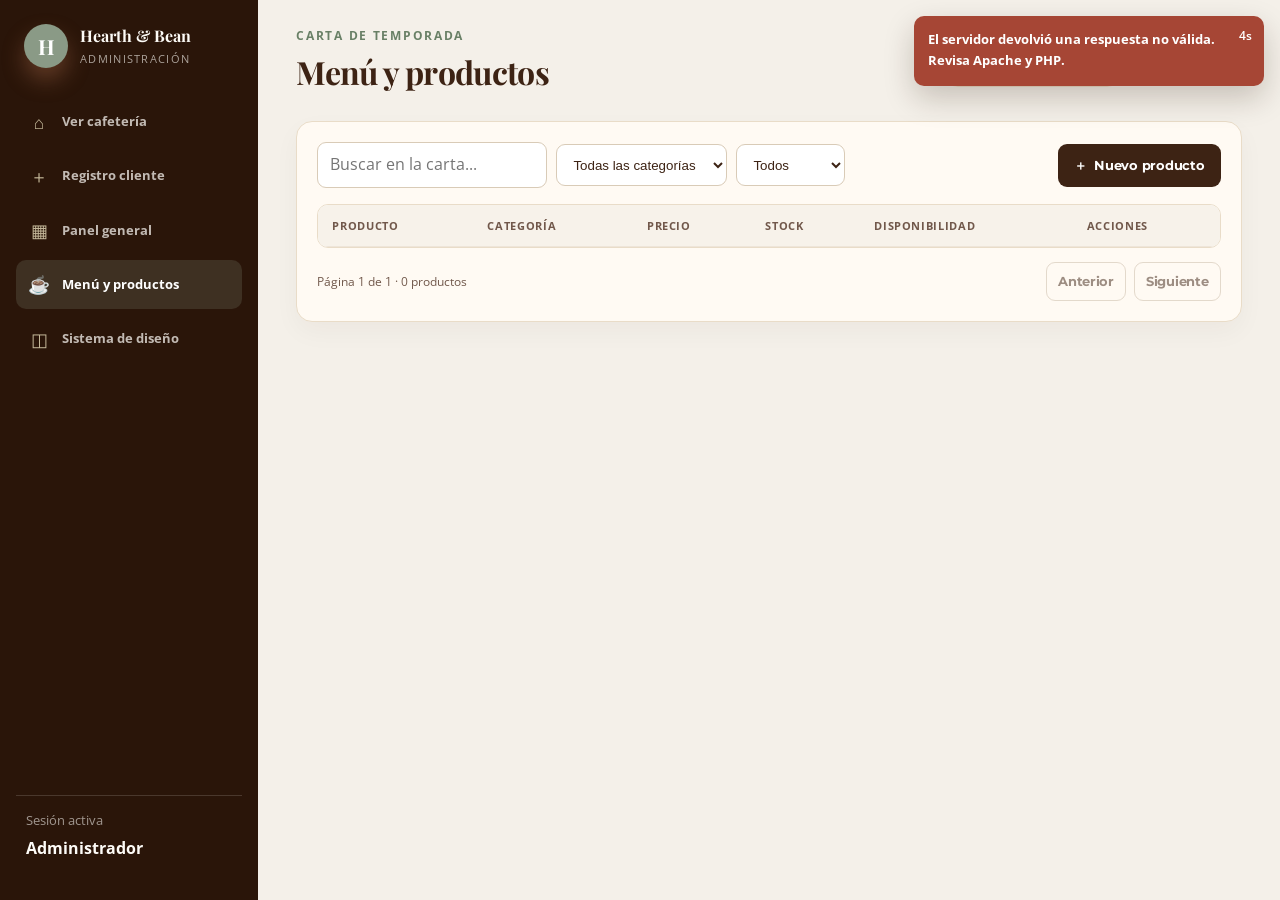
<file: public/crud.html>
<!doctype html>
<html lang="es">
	<head>
		<meta charset="UTF-8" />
		<meta name="viewport" content="width=device-width, initial-scale=1.0" />
		<title>Menú y productos | Hearth &amp; Bean</title>
		<link rel="preconnect" href="https://fonts.googleapis.com" />
		<link rel="preconnect" href="https://fonts.gstatic.com" crossorigin />
		<link
			href="https://fonts.googleapis.com/css2?family=Playfair+Display:wght@500;600;700&family=Plus+Jakarta+Sans:wght@400;500;600;700&family=Montserrat:wght@600;700;800&family=Open+Sans:wght@400;600;700&display=swap"
			rel="stylesheet"
		/>
		<link rel="stylesheet" href="assets/css/styles.css" />
	</head>
	<body data-page="crud" class="admin-page">
		<div class="app-shell">
			<aside class="sidebar" id="sideMenu">
				<a class="sidebar-brand" href="index.html"
					><span class="brand-mark">H</span
					><span><strong>Hearth &amp; Bean</strong><small>Administración</small></span></a
				>
				<nav class="nav-menu" aria-label="Menú principal">
					<a class="nav-item" href="index.html"
						><span aria-hidden="true">⌂</span><strong>Ver cafetería</strong></a
					>
					<a class="nav-item" href="registro.html"
						><span aria-hidden="true">＋</span><strong>Registro cliente</strong></a
					>
					<a class="nav-item" href="dashboard.html"
						><span aria-hidden="true">▦</span><strong>Panel general</strong></a
					>
					<a class="nav-item active" href="crud.html"
						><span aria-hidden="true">☕</span><strong>Menú y productos</strong></a
					>
					<a class="nav-item" href="sistema_diseno.html"
						><span aria-hidden="true">◫</span><strong>Sistema de diseño</strong></a
					>
				</nav>
				<div class="sidebar-footer">
					<small>Sesión activa</small><strong id="sidebarUserName">Administrador</strong>
				</div>
			</aside>

			<main class="main-panel">
				<header class="topbar">
					<button
						class="menu-toggle"
						id="menuToggle"
						type="button"
						aria-label="Abrir menú"
						aria-controls="sideMenu"
						aria-expanded="false"
					>
						☰
					</button>
					<div>
						<p class="eyebrow">Carta de temporada</p>
						<h1>Menú y productos</h1>
					</div>
					<div class="topbar-actions">
						<div class="user-pill">
							<span class="avatar" id="profileInitials" aria-hidden="true">HB</span
							><span
								><strong id="profileName">Administrador</strong
								><small id="profileRole">Equipo de cafetería</small></span
							>
						</div>
						<button class="btn btn-outline btn-compact" id="logoutButton" type="button">
							Cerrar sesión
						</button>
					</div>
				</header>

				<section class="panel-card crud-panel" aria-label="Catálogo de productos">
					<div class="content-toolbar">
						<div class="toolbar-group">
							<label class="sr-only" for="searchInput">Buscar productos</label
							><input
								id="searchInput"
								class="search-box"
								type="search"
								placeholder="Buscar en la carta..."
							/>
							<label class="sr-only" for="categoryFilter">Filtrar por categoría</label
							><select id="categoryFilter" class="filter-select">
								<option value="">Todas las categorías</option>
								<option value="cafe">Café de especialidad</option>
								<option value="frio">Bebidas frías</option>
								<option value="reposteria">Repostería</option>
							</select>
							<label class="sr-only" for="availabilityFilter"
								>Filtrar por disponibilidad</label
							><select id="availabilityFilter" class="filter-select">
								<option value="">Todos</option>
								<option value="Disponible">Disponible</option>
								<option value="Agotado">Agotado</option>
							</select>
						</div>
						<button id="newRecordBtn" class="btn btn-coffee" type="button">
							<span aria-hidden="true">＋</span> Nuevo producto
						</button>
					</div>
					<div class="data-table-wrap">
						<table class="data-table">
							<thead>
								<tr>
									<th>Producto</th>
									<th>Categoría</th>
									<th>Precio</th>
									<th>Stock</th>
									<th>Disponibilidad</th>
									<th>Acciones</th>
								</tr>
							</thead>
							<tbody id="tableBody"></tbody>
						</table>
					</div>
					<nav class="pagination" aria-label="Paginación de productos">
						<span id="paginationInfo" aria-live="polite"
							>Página 1 de 1 · 0 productos</span
						>
						<div class="pagination-actions">
							<button
								id="previousPage"
								class="btn btn-outline btn-compact"
								type="button"
								disabled
							>
								Anterior</button
							><button
								id="nextPage"
								class="btn btn-outline btn-compact"
								type="button"
								disabled
							>
								Siguiente
							</button>
						</div>
					</nav>
				</section>
			</main>
		</div>

		<div id="crudModal" class="modal-overlay" aria-hidden="true">
			<div class="modal-box" role="dialog" aria-modal="true" aria-labelledby="modalTitle">
				<div class="modal-header-row">
					<div>
						<p class="eyebrow">Carta Hearth &amp; Bean</p>
						<h2 id="modalTitle">Nuevo producto</h2>
					</div>
					<button class="modal-close" type="button" data-close-crud aria-label="Cerrar">
						×
					</button>
				</div>
				<form id="crudForm" novalidate>
					<div class="form-grid">
						<div class="field full">
							<label for="nameInput">Nombre del producto</label
							><input
								id="nameInput"
								type="text"
								placeholder="Latte de temporada"
								required
							/><small class="field-error" data-error-for="nameInput"></small>
						</div>
						<div class="field">
							<label for="categoryInput">Categoría</label
							><select id="categoryInput">
								<option value="cafe">Café de especialidad</option>
								<option value="frio">Bebidas frías</option>
								<option value="reposteria">Repostería</option>
							</select>
						</div>
						<div class="field">
							<label for="priceInput">Precio ($)</label
							><input
								id="priceInput"
								type="number"
								min="0.01"
								step="0.01"
								placeholder="4.50"
								required
							/><small class="field-error" data-error-for="priceInput"></small>
						</div>
						<div class="field">
							<label for="stockInput">Existencias actuales</label
							><input
								id="stockInput"
								type="number"
								min="0"
								max="2147483647"
								step="1"
								placeholder="12"
								required
							/><small class="field-error" data-error-for="stockInput"></small>
						</div>
						<div class="field">
							<label for="minimumStockInput">Avisar cuando llegue a</label
							><input
								id="minimumStockInput"
								type="number"
								min="0"
								max="2147483647"
								step="1"
								placeholder="8"
								required
							/><small class="field-error" data-error-for="minimumStockInput"></small>
						</div>
						<div class="field full">
							<label for="descriptionInput">Descripción</label
							><textarea
								id="descriptionInput"
								rows="3"
								placeholder="Notas, ingredientes y preparación"
								required
							></textarea
							><small class="field-error" data-error-for="descriptionInput"></small>
						</div>
						<div class="field full">
							<label for="imageInput">URL de imagen</label
							><input id="imageInput" type="url" placeholder="https://..." /><small
								class="field-error"
								data-error-for="imageInput"
							></small>
						</div>
					</div>
					<div class="modal-actions">
						<button class="btn btn-outline" type="button" data-close-crud>
							Cancelar</button
						><button id="submitCrud" class="btn btn-coffee" type="submit">
							Guardar producto
						</button>
					</div>
				</form>
			</div>
		</div>

		<div id="deleteModal" class="modal-overlay" aria-hidden="true">
			<div
				class="modal-box confirm-box"
				role="dialog"
				aria-modal="true"
				aria-labelledby="deleteTitle"
			>
				<div class="modal-header-row">
					<h2 id="deleteTitle">
						<span class="warning-icon" aria-hidden="true">!</span> 						Confirmar retiro de la carta
					</h2>
					<button class="modal-close" type="button" data-close-crud aria-label="Cerrar">
						×
					</button>
				</div>
				<p class="confirm-text">
					¿Está seguro de retirar <strong id="deleteProductName">este producto</strong> de la carta?
					El producto y sus ventas anteriores se conservarán en la base de datos.
				</p>
				<div class="modal-actions">
					<button class="btn btn-outline" type="button" data-close-crud>Cancelar</button
					><button id="confirmDelete" class="btn btn-danger" type="button">
						Retirar producto
					</button>
				</div>
			</div>
		</div>

		<div class="toast-stack" aria-live="polite" aria-atomic="false"></div>
		<script src="assets/js/script.js?v=20261007-php-mysql" defer></script>
	</body>
</html>
</file>
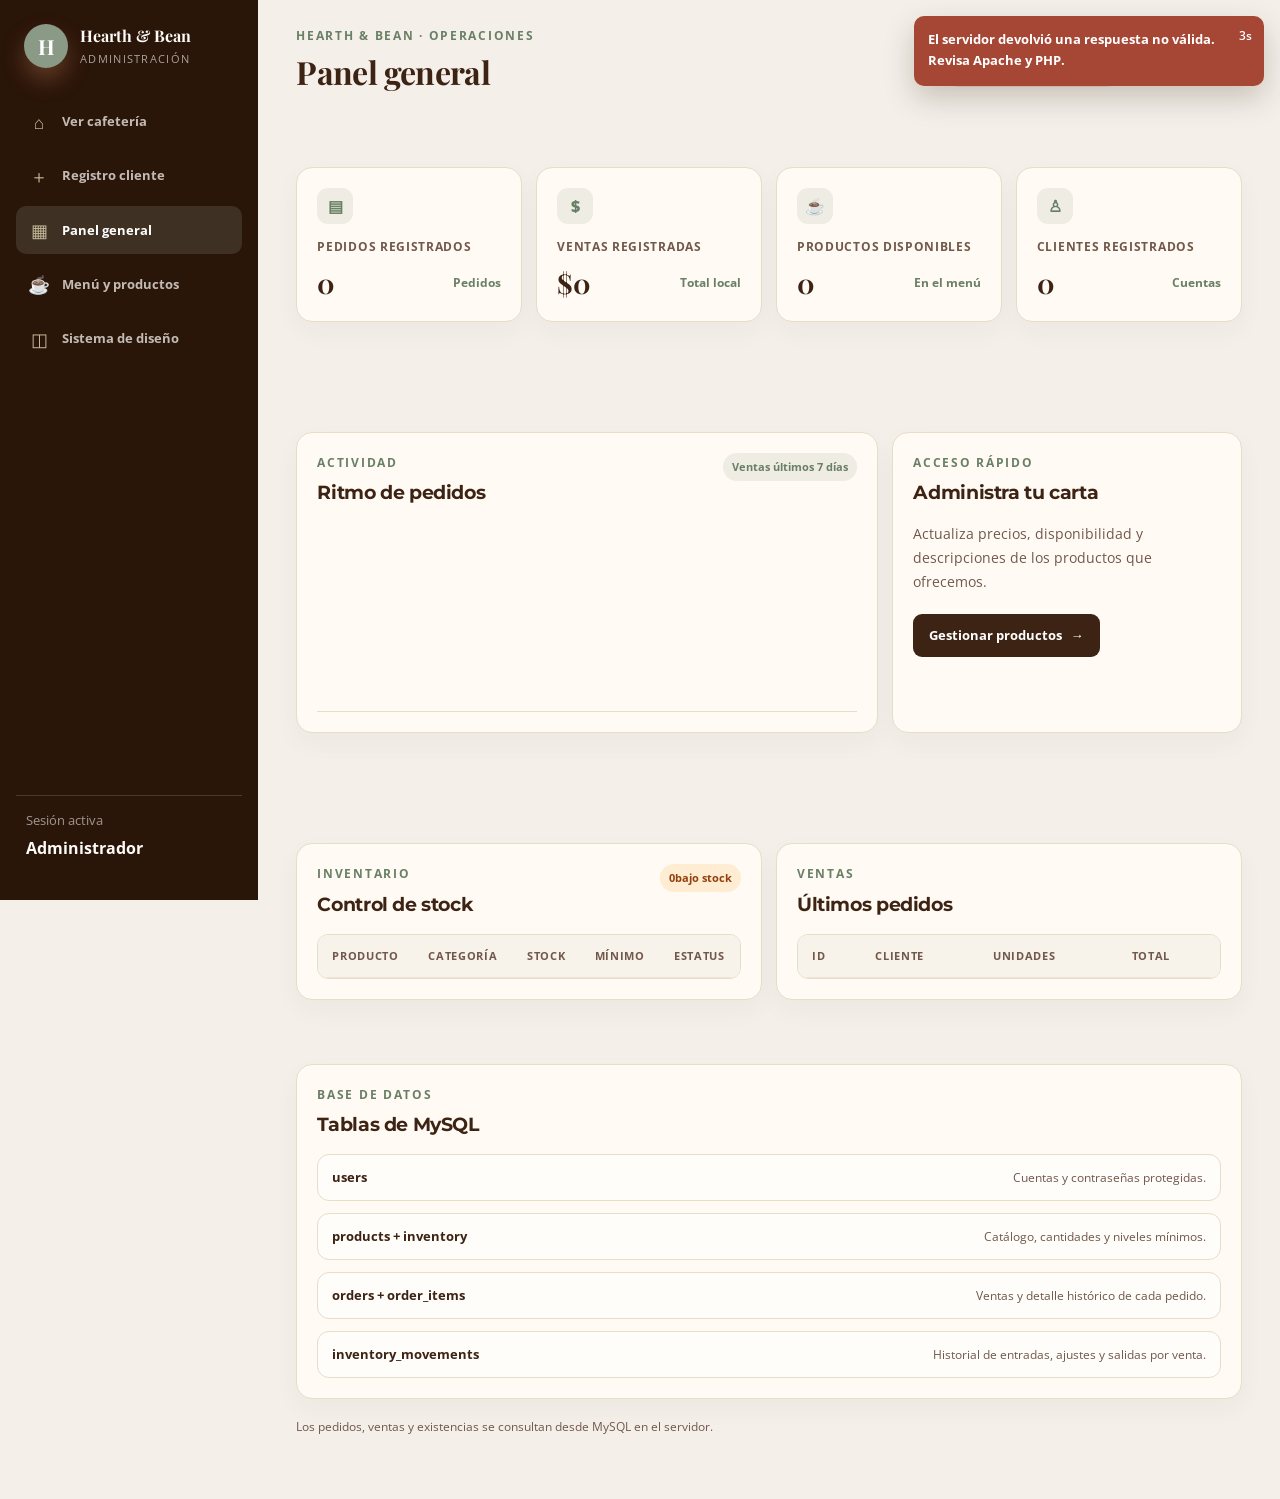
<file: public/dashboard.html>
<!doctype html>
<html lang="es">
	<head>
		<meta charset="UTF-8" />
		<meta name="viewport" content="width=device-width, initial-scale=1.0" />
		<title>Panel de gestión | Hearth &amp; Bean</title>
		<link rel="preconnect" href="https://fonts.googleapis.com" />
		<link rel="preconnect" href="https://fonts.gstatic.com" crossorigin />
		<link
			href="https://fonts.googleapis.com/css2?family=Playfair+Display:wght@500;600;700&family=Plus+Jakarta+Sans:wght@400;500;600;700&family=Montserrat:wght@600;700;800&family=Open+Sans:wght@400;600;700&display=swap"
			rel="stylesheet"
		/>
		<link rel="stylesheet" href="assets/css/styles.css" />
	</head>
	<body data-page="dashboard" class="admin-page">
		<div class="app-shell">
			<aside class="sidebar" id="sideMenu">
				<a class="sidebar-brand" href="index.html">
					<span class="brand-mark">H</span>
					<span>
						<strong>Hearth &amp; Bean</strong>
						<small>Administración</small>
					</span>
				</a>
				<nav class="nav-menu" aria-label="Menú principal">
					<a class="nav-item" href="index.html"
						><span aria-hidden="true">⌂</span><strong>Ver cafetería</strong></a
					>
					<a class="nav-item" href="registro.html"
						><span aria-hidden="true">＋</span><strong>Registro cliente</strong></a
					>
					<a class="nav-item active" href="dashboard.html"
						><span aria-hidden="true">▦</span><strong>Panel general</strong></a
					>
					<a class="nav-item" href="crud.html"
						><span aria-hidden="true">☕</span><strong>Menú y productos</strong></a
					>
					<a class="nav-item" href="sistema_diseno.html"
						><span aria-hidden="true">◫</span><strong>Sistema de diseño</strong></a
					>
				</nav>
				<div class="sidebar-footer">
					<small>Sesión activa</small>
					<strong id="sidebarUserName">Administrador</strong>
				</div>
			</aside>

			<main class="main-panel">
				<header class="topbar">
					<button
						class="menu-toggle"
						id="menuToggle"
						type="button"
						aria-label="Abrir menú"
						aria-controls="sideMenu"
						aria-expanded="false"
					>
						☰
					</button>
					<div>
						<p class="eyebrow">Hearth &amp; Bean · Operaciones</p>
						<h1>Panel general</h1>
					</div>
					<div class="topbar-actions">
						<div class="user-pill">
							<span class="avatar" id="profileInitials" aria-hidden="true">HB</span>
							<span>
								<strong id="profileName">Administrador</strong>
								<small id="profileRole">Equipo de cafetería</small>
							</span>
						</div>
						<button class="btn btn-outline btn-compact" id="logoutButton" type="button">
							Cerrar sesión
						</button>
					</div>
				</header>

				<section class="kpi-grid" aria-label="Indicadores de la cafetería">
					<article class="kpi-card">
						<span class="kpi-icon" aria-hidden="true">▤</span>
						<div class="kpi-label">Pedidos registrados</div>
						<div class="kpi-value">
							<strong id="metricOrders">0</strong
							><span class="kpi-note">Pedidos</span>
						</div>
					</article>
					<article class="kpi-card">
						<span class="kpi-icon" aria-hidden="true">$</span>
						<div class="kpi-label">Ventas registradas</div>
						<div class="kpi-value">
							<strong id="metricSales">$0</strong
							><span class="kpi-note">Total local</span>
						</div>
					</article>
					<article class="kpi-card">
						<span class="kpi-icon" aria-hidden="true">☕</span>
						<div class="kpi-label">Productos disponibles</div>
						<div class="kpi-value">
							<strong id="metricProducts">0</strong
							><span class="kpi-note">En el menú</span>
						</div>
					</article>
					<article class="kpi-card">
						<span class="kpi-icon" aria-hidden="true">♙</span>
						<div class="kpi-label">Clientes registrados</div>
						<div class="kpi-value">
							<strong id="metricCustomers">0</strong
							><span class="kpi-note">Cuentas</span>
						</div>
					</article>
				</section>

				<section class="summary-grid">
					<article class="panel-card">
						<div class="panel-heading">
							<div>
								<p class="eyebrow">Actividad</p>
								<h2>Ritmo de pedidos</h2>
							</div>
							<span class="badge badge-live">Ventas últimos 7 días</span>
						</div>
						<div id="salesChart" class="chart-bars" aria-label="Ventas diarias en los últimos siete días"></div>
					</article>
					<article class="panel-card">
						<p class="eyebrow">Acceso rápido</p>
						<h2>Administra tu carta</h2>
						<p class="panel-copy">
							Actualiza precios, disponibilidad y descripciones de los productos que
							ofrecemos.
						</p>
						<a class="btn btn-coffee" href="crud.html"
							>Gestionar productos <span aria-hidden="true">→</span></a
						>
					</article>
				</section>

				<section class="data-grid" aria-label="Inventario y ventas">
					<article class="panel-card">
						<div class="panel-heading">
							<div>
								<p class="eyebrow">Inventario</p>
								<h2>Control de stock</h2>
							</div>
							<span class="badge badge-alert"><strong id="lowStockCount">0</strong> bajo stock</span>
						</div>
						<div class="data-table-wrap compact-table">
							<table class="data-table">
								<thead>
									<tr>
										<th>Producto</th>
										<th>Categoría</th>
										<th>Stock</th>
										<th>Mínimo</th>
										<th>Estatus</th>
									</tr>
								</thead>
								<tbody id="inventoryTableBody"></tbody>
							</table>
						</div>
					</article>

					<article class="panel-card">
						<div class="panel-heading">
							<div>
								<p class="eyebrow">Ventas</p>
								<h2>Últimos pedidos</h2>
							</div>
						</div>
						<div class="data-table-wrap compact-table">
							<table class="data-table">
								<thead>
									<tr>
										<th>ID</th>
										<th>Cliente</th>
										<th>Unidades</th>
										<th>Total</th>
									</tr>
								</thead>
								<tbody id="salesTableBody"></tbody>
							</table>
						</div>
					</article>
				</section>

				<section class="panel-card database-card" aria-label="Base de datos MySQL">
					<div class="panel-heading">
						<div>
							<p class="eyebrow">Base de datos</p>
							<h2>Tablas de MySQL</h2>
						</div>
					</div>
					<ul class="schema-list">
						<li><strong>users</strong><span>Cuentas y contraseñas protegidas.</span></li>
						<li><strong>products + inventory</strong><span>Catálogo, cantidades y niveles mínimos.</span></li>
						<li><strong>orders + order_items</strong><span>Ventas y detalle histórico de cada pedido.</span></li>
						<li><strong>inventory_movements</strong><span>Historial de entradas, ajustes y salidas por venta.</span></li>
					</ul>
				</section>

				<p class="data-note">
					Los pedidos, ventas y existencias se consultan desde MySQL en el servidor.
				</p>
			</main>
		</div>
		<div class="toast-stack" aria-live="polite" aria-atomic="false"></div>
		<script src="assets/js/script.js?v=20261007-php-mysql" defer></script>
	</body>
</html>
</file>
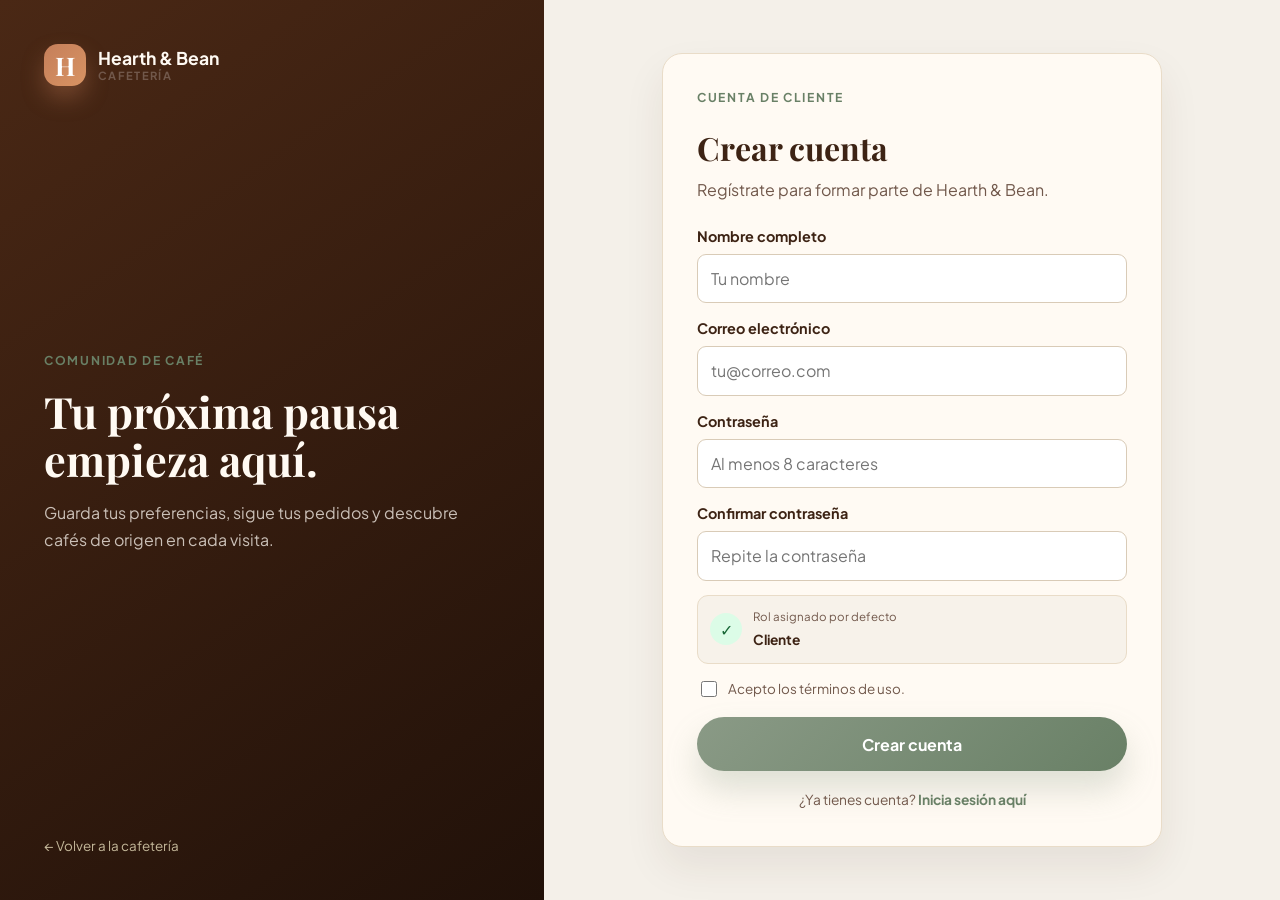
<file: public/registro.html>
<!doctype html>
<html lang="es">
	<head>
		<meta charset="UTF-8" />
		<meta name="viewport" content="width=device-width, initial-scale=1.0" />
		<title>Crear cuenta | Hearth &amp; Bean</title>
		<link rel="preconnect" href="https://fonts.googleapis.com" />
		<link rel="preconnect" href="https://fonts.gstatic.com" crossorigin />
		<link
			href="https://fonts.googleapis.com/css2?family=Playfair+Display:wght@500;600;700&family=Plus+Jakarta+Sans:wght@400;500;600;700&family=Montserrat:wght@600;700;800&family=Open+Sans:wght@400;600;700&display=swap"
			rel="stylesheet"
		/>
		<link rel="stylesheet" href="assets/css/styles.css" />
	</head>
	<body data-page="register" class="account-page">
		<main class="cafe-auth-layout">
			<section class="cafe-auth-side">
				<a class="brand" href="index.html"
					><span class="brand-mark">H</span
					><span class="brand-text"
						><strong>Hearth &amp; Bean</strong><small>Cafetería</small></span
					></a
				>
				<div class="cafe-auth-story">
					<p class="eyebrow">Comunidad de café</p>
					<h1>Tu próxima pausa empieza aquí.</h1>
					<p>
						Guarda tus preferencias, sigue tus pedidos y descubre cafés de origen en
						cada visita.
					</p>
				</div>
				<a class="back-home" href="index.html">← Volver a la cafetería</a>
			</section>
			<section class="cafe-auth-main" aria-labelledby="registerTitle">
				<div class="cafe-auth-card">
					<p class="eyebrow">Cuenta de cliente</p>
					<h2 id="registerTitle">Crear cuenta</h2>
					<p class="account-intro">Regístrate para formar parte de Hearth &amp; Bean.</p>
					<form id="registerForm" class="auth-form" novalidate>
						<div class="field">
							<label for="fullName">Nombre completo</label
							><input
								id="fullName"
								name="name"
								type="text"
								autocomplete="name"
								placeholder="Tu nombre"
								required
							/><small class="field-error" data-error-for="fullName"></small>
						</div>
						<div class="field">
							<label for="email">Correo electrónico</label
							><input
								id="email"
								name="email"
								type="email"
								autocomplete="email"
								placeholder="tu@correo.com"
								required
							/><small class="field-error" data-error-for="email"></small>
						</div>
						<div class="field">
							<label for="password">Contraseña</label
							><input
								id="password"
								name="password"
								type="password"
								autocomplete="new-password"
								minlength="8"
								placeholder="Al menos 8 caracteres"
								required
							/><small class="field-error" data-error-for="password"></small>
						</div>
						<div class="field">
							<label for="confirmPassword">Confirmar contraseña</label
							><input
								id="confirmPassword"
								name="confirmPassword"
								type="password"
								autocomplete="new-password"
								minlength="8"
								placeholder="Repite la contraseña"
								required
							/><small class="field-error" data-error-for="confirmPassword"></small>
						</div>
						<div class="role-default">
							<span class="role-icon" aria-hidden="true">✓</span
							><span
								><small>Rol asignado por defecto</small
								><strong>Cliente</strong></span
							>
						</div>
						<input id="role" type="hidden" value="Cliente" />
						<div>
							<label class="check-row"
								><input id="acceptTerms" type="checkbox" required /><span
									>Acepto los términos de uso.</span
								></label
							><small class="field-error" data-error-for="acceptTerms"></small>
						</div>
						<button class="modal-submit" type="submit">Crear cuenta</button>
					</form>
					<p class="auth-register-link">
						¿Ya tienes cuenta? <a href="index.html#loginModal">Inicia sesión aquí</a>
					</p>
				</div>
			</section>
		</main>
		<div class="toast-stack" aria-live="polite" aria-atomic="false"></div>
		<script src="assets/js/script.js?v=20261007-php-mysql" defer></script>
	</body>
</html>
</file>
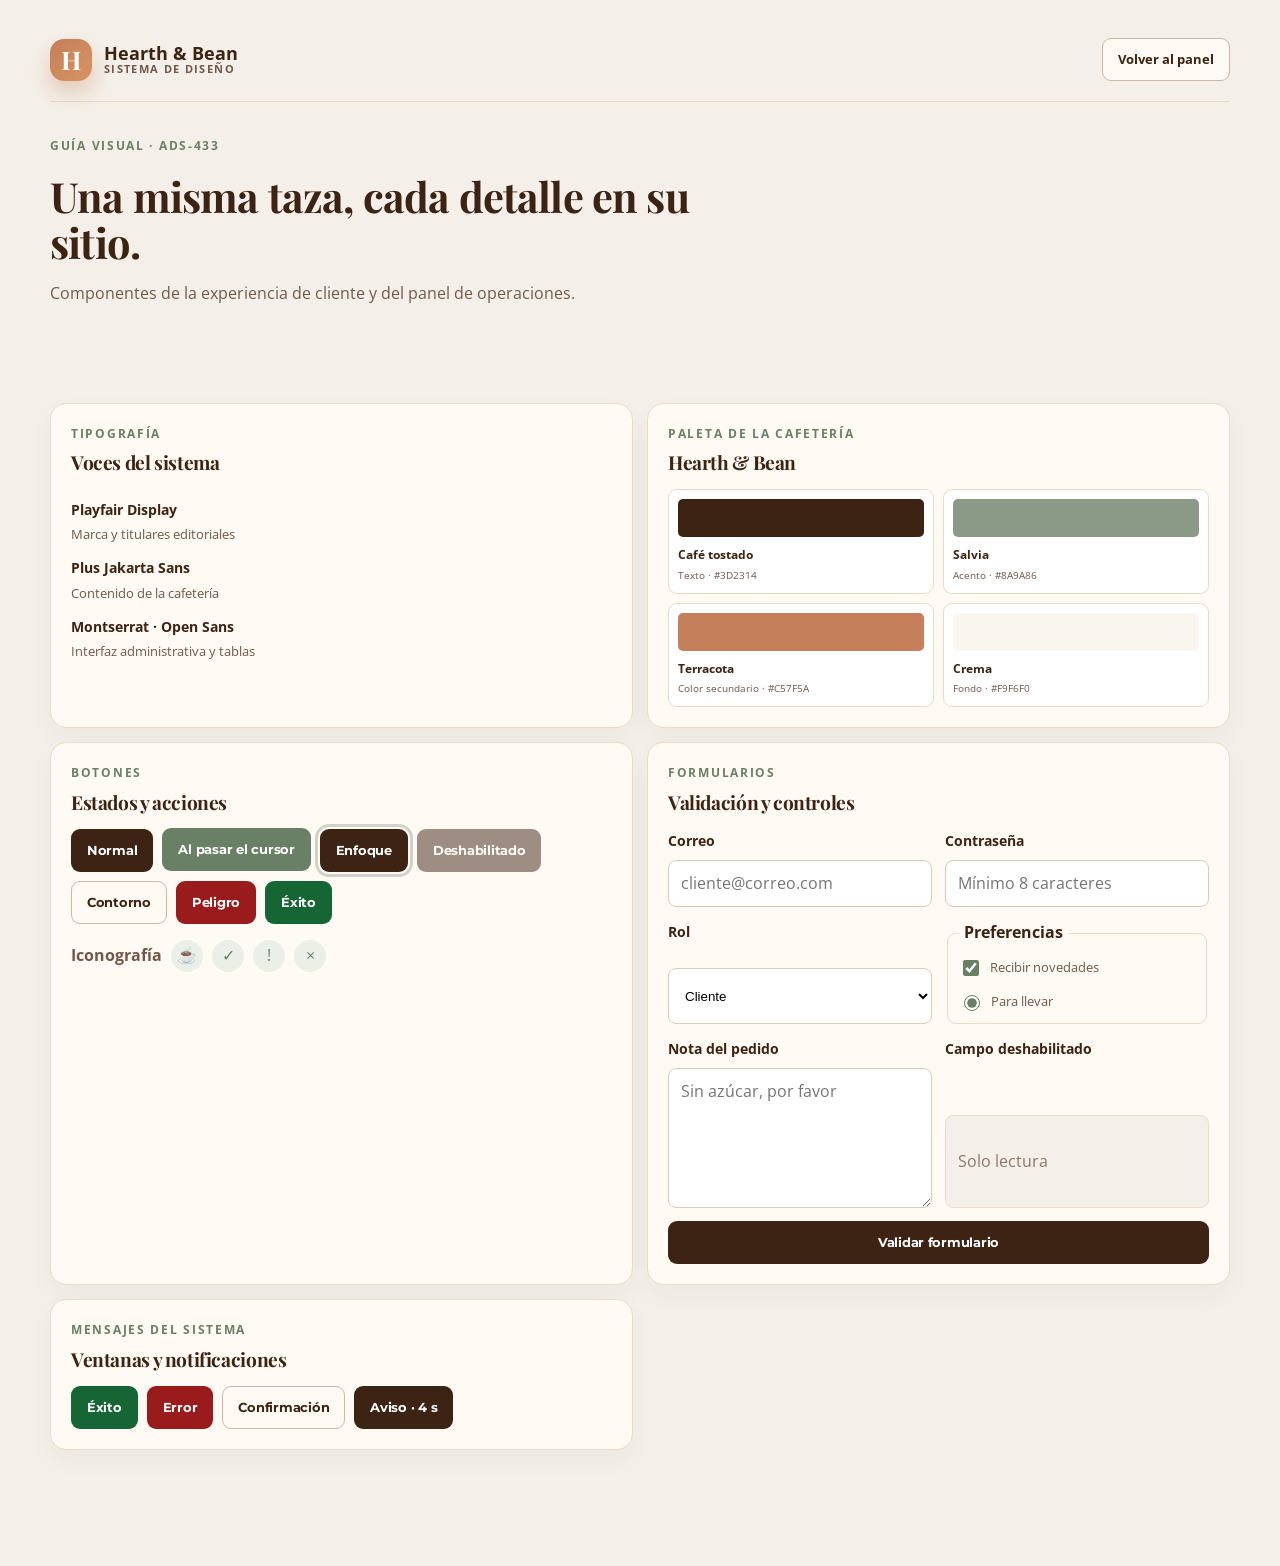
<file: public/sistema_diseno.html>
<!doctype html>
<html lang="es">
	<head>
		<meta charset="UTF-8" />
		<meta name="viewport" content="width=device-width, initial-scale=1.0" />
		<title>Sistema de diseño | Hearth &amp; Bean</title>
		<link rel="preconnect" href="https://fonts.googleapis.com" />
		<link rel="preconnect" href="https://fonts.gstatic.com" crossorigin />
		<link
			href="https://fonts.googleapis.com/css2?family=Playfair+Display:wght@500;600;700&family=Plus+Jakarta+Sans:wght@400;500;600;700&family=Montserrat:wght@600;700;800&family=Open+Sans:wght@400;600;700&display=swap"
			rel="stylesheet"
		/>
		<link rel="stylesheet" href="assets/css/styles.css" />
	</head>
	<body data-page="design" class="admin-page">
		<main class="design-layout">
			<header class="design-header">
				<a class="brand" href="index.html"
					><span class="brand-mark">H</span
					><span class="brand-text"
						><strong>Hearth &amp; Bean</strong><small>Sistema de diseño</small></span
					></a
				><a class="btn btn-outline" href="dashboard.html">Volver al panel</a>
			</header>
			<section class="design-intro">
				<p class="eyebrow">Guía visual · ADS-433</p>
				<h1>Una misma taza, cada detalle en su sitio.</h1>
				<p>Componentes de la experiencia de cliente y del panel de operaciones.</p>
			</section>

			<section class="design-grid">
				<article class="panel-card">
					<p class="eyebrow">Tipografía</p>
					<h2>Voces del sistema</h2>
					<div class="type-sample">
						<strong>Playfair Display</strong><span>Marca y titulares editoriales</span
						><strong>Plus Jakarta Sans</strong><span>Contenido de la cafetería</span
						><strong>Montserrat · Open Sans</strong
						><span>Interfaz administrativa y tablas</span>
					</div>
				</article>
				<article class="panel-card">
					<p class="eyebrow">Paleta de la cafetería</p>
					<h2>Hearth &amp; Bean</h2>
					<div class="swatch-list">
						<div class="swatch">
							<i style="background: #3d2314"></i><strong>Café tostado</strong
							><small>Texto · #3D2314</small>
						</div>
						<div class="swatch">
							<i style="background: #8a9a86"></i><strong>Salvia</strong
							><small>Acento · #8A9A86</small>
						</div>
						<div class="swatch">
							<i style="background: #c57f5a"></i><strong>Terracota</strong
							><small>Color secundario · #C57F5A</small>
						</div>
						<div class="swatch">
							<i style="background: #f9f6f0"></i><strong>Crema</strong
							><small>Fondo · #F9F6F0</small>
						</div>
					</div>
				</article>
				<article class="panel-card">
					<p class="eyebrow">Botones</p>
					<h2>Estados y acciones</h2>
					<div class="button-showcase">
						<button class="btn btn-coffee" type="button">Normal</button
						><button class="btn btn-coffee demo-hover" type="button">
							Al pasar el cursor</button
						><button class="btn btn-coffee demo-focus" type="button">Enfoque</button
						><button class="btn btn-coffee" type="button" disabled>Deshabilitado</button
						><button class="btn btn-outline" type="button">Contorno</button
						><button class="btn btn-danger" type="button">Peligro</button
						><button class="btn btn-success" type="button">Éxito</button>
					</div>
					<div class="icon-demo">
						<strong>Iconografía</strong><span aria-label="Café">☕</span
						><span aria-label="Éxito">✓</span><span aria-label="Advertencia">!</span
						><span aria-label="Cerrar">×</span>
					</div>
				</article>
				<article class="panel-card">
					<p class="eyebrow">Formularios</p>
					<h2>Validación y controles</h2>
					<form id="designForm" class="design-form" novalidate>
						<div class="field">
							<label for="demoEmail">Correo</label
							><input
								id="demoEmail"
								type="email"
								placeholder="cliente@correo.com"
								required
							/><small class="field-error" data-error-for="demoEmail"></small>
						</div>
						<div class="field">
							<label for="demoPassword">Contraseña</label
							><input
								id="demoPassword"
								type="password"
								minlength="8"
								placeholder="Mínimo 8 caracteres"
								required
							/><small class="field-error" data-error-for="demoPassword"></small>
						</div>
						<div class="field">
							<label for="demoRole">Rol</label
							><select id="demoRole">
								<option>Cliente</option>
								<option>Administrador</option>
							</select>
						</div>
						<fieldset class="choice-field">
							<legend>Preferencias</legend>
							<label class="check-row"
								><input type="checkbox" checked /> Recibir novedades</label
							><label class="check-row"
								><input type="radio" name="demoType" checked /> Para llevar</label
							>
						</fieldset>
						<div class="field">
							<label for="demoNote">Nota del pedido</label
							><textarea id="demoNote" placeholder="Sin azúcar, por favor"></textarea>
						</div>
						<div class="field">
							<label for="disabledInput">Campo deshabilitado</label
							><input id="disabledInput" value="Solo lectura" disabled />
						</div>
						<button class="btn btn-coffee" type="submit">Validar formulario</button>
					</form>
				</article>
				<article class="panel-card">
					<p class="eyebrow">Mensajes del sistema</p>
					<h2>Ventanas y notificaciones</h2>
					<div class="button-showcase">
						<button id="demoModalSuccess" class="btn btn-success" type="button">
							Éxito</button
						><button id="demoModalError" class="btn btn-danger" type="button">
							Error</button
						><button id="demoModalConfirm" class="btn btn-outline" type="button">
							Confirmación</button
						><button id="demoToast" class="btn btn-coffee" type="button">
							Aviso · 4 s
						</button>
					</div>
				</article>
			</section>
		</main>

		<div id="successDemoModal" class="modal-overlay" aria-hidden="true">
			<div class="modal-box" role="dialog" aria-modal="true" aria-labelledby="successTitle">
				<div class="modal-header-row">
					<h2 id="successTitle">
						<span class="modal-symbol success-symbol">✓</span> ¡Registro exitoso!
					</h2>
					<button class="modal-close" data-close-modal type="button" aria-label="Cerrar">
						×
					</button>
				</div>
				<p class="confirm-text">Los datos fueron guardados correctamente.</p>
				<div class="modal-actions">
					<button class="btn btn-coffee" data-close-modal type="button">Aceptar</button>
				</div>
			</div>
		</div>
		<div id="errorDemoModal" class="modal-overlay" aria-hidden="true">
			<div class="modal-box" role="dialog" aria-modal="true" aria-labelledby="errorTitle">
				<div class="modal-header-row">
					<h2 id="errorTitle">
						<span class="modal-symbol error-symbol">!</span> Error al procesar
					</h2>
					<button class="modal-close" data-close-modal type="button" aria-label="Cerrar">
						×
					</button>
				</div>
				<p class="confirm-text">Verifica los campos obligatorios e inténtalo de nuevo.</p>
				<div class="modal-actions">
					<button class="btn btn-danger" data-close-modal type="button">Entendido</button>
				</div>
			</div>
		</div>
		<div id="confirmDemoModal" class="modal-overlay" aria-hidden="true">
			<div class="modal-box" role="dialog" aria-modal="true" aria-labelledby="confirmTitle">
				<div class="modal-header-row">
					<h2 id="confirmTitle">
						<span class="warning-icon">!</span> Confirmar eliminación
					</h2>
					<button class="modal-close" data-close-modal type="button" aria-label="Cerrar">
						×
					</button>
				</div>
				<p class="confirm-text">
					¿Está seguro de eliminar este producto? Esta acción no se puede deshacer.
				</p>
				<div class="modal-actions">
					<button class="btn btn-outline" data-close-modal type="button">Cancelar</button
					><button class="btn btn-danger" data-close-modal type="button">Eliminar</button>
				</div>
			</div>
		</div>
		<div class="toast-stack" aria-live="polite" aria-atomic="false"></div>
		<script src="assets/js/script.js?v=20261007-php-mysql" defer></script>
	</body>
</html>
</file>
<file: public/assets/css/styles.css>
:root {
  --brand-dark: #0b0a08;
  --brand-primary: #be0b11;
  --brand-hover: #9b0c0f;
  --brand-wine: #790d0d;
  --brand-maroon: #570e0b;
  --coffee-dark: #2a1509;
  --coffee-primary: #3d2314;
  --coffee-sage: #8a9a86;
  --coffee-terracotta: #c57f5a;
  --bg: #f9f6f0;
  --bg-strong: #f3eee6;
  --card: #fffaf3;
  --card-strong: #f5efe8;
  --text: #3d2314;
  --muted: #71584b;
  --accent: #8a9a86;
  --accent-dark: #698066;
  --terracotta: #c57f5a;
  --terracotta-dark: #a7633f;
  --border: #e9dcc8;
  --shadow: 0 20px 40px rgba(61, 35, 20, 0.08);
  --radius-xl: 28px;
  --radius-lg: 22px;
  --radius-md: 16px;
  --container: 1180px;
}

* {
  box-sizing: border-box;
}

html {
  scroll-behavior: smooth;
}

body {
  margin: 0;
  font-family: "Plus Jakarta Sans", sans-serif;
  background: var(--bg);
  color: var(--text);
  line-height: 1.6;
}

a {
  color: inherit;
  text-decoration: none;
}

img {
  display: block;
  max-width: 100%;
}

button,
input,
textarea {
  font: inherit;
}

button {
  cursor: pointer;
}

.container {
  width: min(var(--container), calc(100% - 32px));
  margin: 0 auto;
}

.site-header {
  position: sticky;
  top: 0;
  z-index: 30;
  backdrop-filter: blur(12px);
  background: rgba(249, 246, 240, 0.82);
  border-bottom: 1px solid rgba(61, 35, 20, 0.06);
}

.nav-wrapper {
  display: flex;
  align-items: center;
  justify-content: space-between;
  min-height: 88px;
  gap: 24px;
}

.brand {
  display: inline-flex;
  align-items: center;
  gap: 12px;
  font-weight: 700;
}

.brand-mark {
  display: inline-grid;
  place-items: center;
  width: 42px;
  height: 42px;
  border-radius: 14px;
  background: linear-gradient(135deg, var(--terracotta), #d89363);
  color: #fff;
  font-family: "Playfair Display", serif;
  font-size: 1.6rem;
  box-shadow: 0 12px 22px rgba(197, 127, 90, 0.35);
}

.brand-text {
  display: flex;
  flex-direction: column;
  line-height: 1.1;
}

.brand-text strong {
  font-size: 1.1rem;
}

.brand-text small {
  color: var(--muted);
  font-size: 0.7rem;
  letter-spacing: 0.12em;
  text-transform: uppercase;
}

.main-nav {
  display: flex;
  align-items: center;
  gap: 26px;
  font-size: 0.96rem;
  color: rgba(61, 35, 20, 0.86);
}

.main-nav a {
  position: relative;
  transition: color 0.2s ease;
}

.main-nav a::after {
  content: "";
  position: absolute;
  left: 0;
  bottom: -8px;
  width: 100%;
  height: 2px;
  background: var(--accent);
  transform: scaleX(0);
  transform-origin: left;
  transition: transform 0.25s ease;
}

.main-nav a:hover,
.main-nav a:focus-visible {
  color: var(--text);
}

.main-nav a:hover::after,
.main-nav a:focus-visible::after {
  transform: scaleX(1);
}

.header-actions {
  display: flex;
  align-items: center;
  gap: 14px;
}

.status {
  display: inline-flex;
  align-items: center;
  gap: 8px;
  padding: 8px 14px;
  border-radius: 999px;
  background: rgba(138, 154, 134, 0.12);
  color: var(--text);
  font-size: 0.85rem;
  font-weight: 600;
}

.status-dot {
  width: 9px;
  height: 9px;
  border-radius: 50%;
  background: #3fb07c;
  box-shadow: 0 0 0 4px rgba(63, 176, 124, 0.18);
  animation: pulse 2s ease-in-out infinite;
}

.cart-button,
.login-button,
.primary-button,
.secondary-button,
.filter-button,
.product-card button,
.contact-submit,
.modal-submit {
  transition: transform 0.2s ease, box-shadow 0.2s ease, background 0.2s ease, color 0.2s ease;
}

.cart-button {
  position: relative;
  display: inline-flex;
  align-items: center;
  justify-content: center;
  width: 44px;
  height: 44px;
  border: 1px solid var(--border);
  border-radius: 50%;
  background: rgba(255, 255, 255, 0.5);
  color: var(--text);
}

.cart-button:hover,
.login-button:hover,
.primary-button:hover,
.secondary-button:hover,
.filter-button:hover,
.product-card button:hover,
.contact-submit:hover,
.modal-submit:hover {
  transform: translateY(-1px);
}

.cart-count {
  position: absolute;
  top: -6px;
  right: -4px;
  min-width: 20px;
  height: 20px;
  border-radius: 999px;
  display: grid;
  place-items: center;
  padding: 0 6px;
  font-size: 0.72rem;
  font-weight: 700;
  background: var(--terracotta);
  color: #fff;
  box-shadow: 0 8px 16px rgba(197, 127, 90, 0.35);
}

.login-button,
.primary-button,
.contact-submit,
.modal-submit {
  border: 0;
  border-radius: 999px;
  padding: 0.9rem 1.6rem;
  background: linear-gradient(135deg, var(--accent), var(--accent-dark));
  color: #fff;
  font-weight: 700;
  box-shadow: 0 18px 32px rgba(138, 154, 134, 0.28);
}

.secondary-button {
  border: 1px solid var(--border);
  border-radius: 999px;
  background: rgba(255, 255, 255, 0.4);
  padding: 0.9rem 1.5rem;
  color: var(--text);
  font-weight: 600;
}

.hero {
  padding: 56px 0 42px;
}

.hero-grid {
  display: grid;
  grid-template-columns: 1.05fr 0.95fr;
  align-items: center;
  gap: 48px;
}

.eyebrow {
  margin: 0 0 18px;
  color: var(--accent-dark);
  font-weight: 700;
  letter-spacing: 0.14em;
  text-transform: uppercase;
  font-size: 0.76rem;
}

.hero-copy h1,
.section-heading h2,
.about-copy h3,
.location-copy h3 {
  margin: 0;
  font-family: "Playfair Display", serif;
  line-height: 1.06;
  letter-spacing: -0.04em;
}

.hero-copy h1 {
  font-size: clamp(2.8rem, 5vw, 5rem);
  max-width: 10ch;
}

.hero-copy p {
  max-width: 560px;
  margin: 20px 0 28px;
  font-size: 1.08rem;
  color: var(--muted);
}

.hero-actions {
  display: flex;
  flex-wrap: wrap;
  gap: 16px;
  margin-bottom: 30px;
}

.hero-highlights {
  display: flex;
  flex-wrap: wrap;
  gap: 22px;
  color: var(--muted);
  font-size: 0.95rem;
}

.hero-highlights strong {
  display: block;
  color: var(--text);
  font-size: 1.5rem;
  font-family: "Playfair Display", serif;
}

.hero-visual {
  position: relative;
  min-height: 620px;
}

.hero-photo-frame {
  position: absolute;
  inset: 30px 0 0 35px;
  border-radius: 36px;
  background: linear-gradient(135deg, rgba(138, 154, 134, 0.28), rgba(197, 127, 90, 0.15));
  box-shadow: var(--shadow);
}

.hero-photo {
  position: absolute;
  right: 0;
  top: 0;
  width: min(92%, 540px);
  height: min(90%, 600px);
  object-fit: cover;
  border-radius: 36px;
  box-shadow: 0 26px 50px rgba(69, 42, 31, 0.2);
}

.hero-badge {
  position: absolute;
  left: 0;
  bottom: 26px;
  display: flex;
  align-items: center;
  gap: 14px;
  padding: 16px 20px;
  background: rgba(255, 250, 243, 0.92);
  border: 1px solid rgba(61, 35, 20, 0.08);
  border-radius: 18px;
  box-shadow: var(--shadow);
}

.hero-badge img {
  width: 56px;
  height: 56px;
  border-radius: 50%;
  object-fit: cover;
}

.hero-badge strong {
  display: block;
  font-size: 1rem;
}

.hero-badge span {
  color: var(--muted);
  font-size: 0.84rem;
}

section {
  padding: 46px 0;
}

.section-heading {
  margin-bottom: 28px;
}

.section-heading h2 {
  font-size: clamp(2rem, 3vw, 3.1rem);
}

.menu-section {
  padding-top: 18px;
}

.filter-bar {
  display: flex;
  flex-wrap: wrap;
  gap: 12px;
  margin-bottom: 26px;
}

.filter-button {
  border: 1px solid var(--border);
  background: rgba(255, 255, 255, 0.5);
  color: var(--text);
  border-radius: 999px;
  padding: 0.8rem 1.15rem;
  font-weight: 600;
}

.filter-button.active {
  background: var(--text);
  border-color: var(--text);
  color: #fff;
  box-shadow: 0 12px 18px rgba(61, 35, 20, 0.12);
}

.menu-grid {
  display: grid;
  grid-template-columns: repeat(4, minmax(0, 1fr));
  gap: 22px;
}

.product-card {
  display: flex;
  flex-direction: column;
  height: 100%;
  overflow: hidden;
  background: rgba(255, 255, 255, 0.7);
  border: 1px solid rgba(61, 35, 20, 0.06);
  border-radius: var(--radius-lg);
  box-shadow: 0 16px 24px rgba(61, 35, 20, 0.04);
}

.product-image {
  height: 210px;
  object-fit: cover;
  width: 100%;
}

.product-body {
  display: flex;
  flex: 1;
  flex-direction: column;
  padding: 18px 18px 20px;
}

.product-meta {
  display: flex;
  align-items: center;
  justify-content: space-between;
  gap: 10px;
}

.product-meta span {
  display: inline-flex;
  align-items: center;
  border-radius: 999px;
  padding: 0.34rem 0.7rem;
  background: rgba(138, 154, 134, 0.12);
  color: var(--accent-dark);
  font-size: 0.76rem;
  font-weight: 700;
  text-transform: uppercase;
  letter-spacing: 0.04em;
}

.product-price {
  font-size: 1.1rem;
  font-weight: 800;
}

.product-card h3 {
  margin: 14px 0 8px;
  font-size: 1.25rem;
}

.product-card p {
  margin: 0 0 18px;
  color: var(--muted);
  font-size: 0.95rem;
  flex: 1;
}

.product-card button {
  width: 100%;
  margin-top: auto;
  border: 0;
  border-radius: 12px;
  padding: 0.85rem 1rem;
  background: var(--text);
  color: #fff;
  font-weight: 700;
}

.about-section {
  background: linear-gradient(180deg, rgba(255, 255, 255, 0.12), rgba(243, 238, 230, 0.8));
}

.about-grid,
.location-grid,
.contact-grid {
  display: grid;
  grid-template-columns: repeat(2, minmax(0, 1fr));
  gap: 32px;
  align-items: center;
}

.about-copy h3,
.location-copy h3 {
  font-size: clamp(2.2rem, 3vw, 3rem);
  margin-bottom: 16px;
}

.about-copy p {
  color: var(--muted);
  margin-bottom: 22px;
  font-size: 1.02rem;
}

.about-stats {
  display: grid;
  grid-template-columns: repeat(3, minmax(0, 1fr));
  gap: 20px;
  margin-top: 26px;
}

.stat-box {
  padding: 20px 18px;
  background: rgba(255, 255, 255, 0.55);
  border: 1px solid rgba(61, 35, 20, 0.05);
  border-radius: 18px;
}

.stat-box strong {
  display: block;
  font-size: 1.6rem;
  font-family: "Playfair Display", serif;
}

.stat-box span {
  color: var(--muted);
  font-size: 0.88rem;
}

.about-gallery {
  display: grid;
  grid-template-columns: 1fr 1fr;
  gap: 18px;
}

.gallery-card {
  border-radius: 26px;
  overflow: hidden;
  box-shadow: var(--shadow);
}

.gallery-card.tall {
  grid-row: span 2;
}

.gallery-card img {
  width: 100%;
  height: 100%;
  object-fit: cover;
}

.location-section {
  padding-top: 74px;
}

.location-card {
  padding: 28px 24px;
  border-radius: 26px;
  background: rgba(255, 255, 255, 0.7);
  border: 1px solid rgba(61, 35, 20, 0.06);
  box-shadow: 0 18px 30px rgba(61, 35, 20, 0.04);
}

.location-list {
  list-style: none;
  padding: 0;
  margin: 22px 0 0;
  display: grid;
  gap: 16px;
}

.location-list li {
  display: flex;
  gap: 12px;
  align-items: flex-start;
  color: var(--muted);
}

.location-list i {
  width: 34px;
  height: 34px;
  display: inline-grid;
  place-items: center;
  border-radius: 12px;
  background: rgba(138, 154, 134, 0.12);
  color: var(--accent-dark);
  font-style: normal;
  font-weight: 700;
}

.location-map {
  min-height: 420px;
  border-radius: 26px;
  overflow: hidden;
  box-shadow: var(--shadow);
  background: linear-gradient(135deg, rgba(138, 154, 134, 0.15), rgba(197, 127, 90, 0.1));
}

.map-frame {
  width: 100%;
  height: 100%;
  border: 0;
  filter: saturate(0.9) contrast(1.05);
}

.contact-section {
  padding-bottom: 68px;
}

.contact-card {
  padding: 28px;
  border-radius: 26px;
  background: rgba(255, 255, 255, 0.7);
  border: 1px solid rgba(61, 35, 20, 0.06);
  box-shadow: 0 18px 30px rgba(61, 35, 20, 0.04);
}

.contact-form {
  display: grid;
  gap: 18px;
}

.field {
  display: grid;
  gap: 8px;
}

.field label {
  font-size: 0.9rem;
  font-weight: 700;
}

.field input,
.field textarea {
  
  border: 1px solid var(--border);
  border-radius: 14px;
  background: rgba(255, 255, 255, 0.7);
  color: var(--text);
  padding: 0.9rem 1rem;
  resize: vertical;
  
}

.field textarea {
  min-height: 140px;
}

.field input:focus,
.field textarea:focus {
  outline: none;
  border-color: var(--accent);
  box-shadow: 0 0 0 4px rgba(138, 154, 134, 0.15);
}

.form-success {
  min-height: 24px;
  margin-top: 8px;
  font-weight: 700;
  color: var(--accent-dark);
}

.site-footer {
  background: var(--text);
  color: rgba(255, 255, 255, 0.9);
  padding-top: 26px;
}

.footer-grid {
  display: grid;
  grid-template-columns: 1.3fr 1fr 1fr;
  gap: 28px;
  padding-bottom: 18px;
}

.footer-brand p,
.footer-column p,
.footer-column a {
  color: rgba(255, 255, 255, 0.7);
}

.footer-column h4 {
  margin: 0 0 14px;
  font-size: 1rem;
  color: #fff;
}

.social-links {
  display: flex;
  flex-wrap: wrap;
  gap: 10px;
  margin-top: 14px;
}

.social-links a {
  width: 38px;
  height: 38px;
  display: inline-grid;
  place-items: center;
  border: 1px solid rgba(255, 255, 255, 0.18);
  border-radius: 50%;
  color: #fff;
}

.footer-bottom {
  border-top: 1px solid rgba(255, 255, 255, 0.1);
  padding: 18px 0 22px;
  text-align: center;
  color: rgba(255, 255, 255, 0.72);
}

.modal {
  position: fixed;
  inset: 0;
  display: grid;
  place-items: center;
  padding: 24px;
  background: rgba(27, 18, 16, 0.48);
  opacity: 0;
  visibility: hidden;
  transition: opacity 0.25s ease, visibility 0.25s ease;
  z-index: 100;
}

.modal.is-open {
  opacity: 1;
  visibility: visible;
}

.modal-dialog {
  position: relative;
  width: min(460px, 100%);
  background: #fff;
  border-radius: 28px;
  padding: 28px 26px 20px;
  box-shadow: 0 24px 52px rgba(0, 0, 0, 0.18);
  transform: translateY(18px);
  transition: transform 0.25s ease;
}

.modal.is-open .modal-dialog {
  transform: translateY(0);
}

.modal-close {
  position: absolute;
  top: 18px;
  right: 18px;
  width: 38px;
  height: 38px;
  border: 0;
  border-radius: 50%;
  background: rgba(61, 35, 20, 0.06);
  color: var(--text);
  font-size: 1.4rem;
}

.modal-header {
  margin-bottom: 18px;
  padding-right: 36px;
}

.modal-header p {
  margin: 0 0 8px;
  color: var(--accent-dark);
  font-weight: 700;
  letter-spacing: 0.08em;
  text-transform: uppercase;
  font-size: 0.72rem;
}

.modal-header h3 {
  margin: 0;
  font-family: "Playfair Display", serif;
  font-size: clamp(2rem, 2vw, 2.4rem);
}

.auth-form {
  display: grid;
  gap: 16px;
}

.auth-form .field {
  gap: 6px;
}

.role-toggle {
  display: grid;
  grid-template-columns: repeat(2, minmax(0, 1fr));
  gap: 10px;
}

.role-option {
  display: flex;
  align-items: center;
  justify-content: center;
  gap: 8px;
  padding: 0.8rem 0.9rem;
  border: 1px solid var(--border);
  border-radius: 12px;
  background: rgba(249, 246, 240, 0.7);
  font-weight: 600;
}

.role-option input {
  accent-color: var(--accent-dark);
}

.toast-stack {
  position: fixed;
  right: 24px;
  bottom: 24px;
  z-index: 110;
  display: flex;
  flex-direction: column;
  gap: 12px;
  pointer-events: none;
}

.toast {
  min-width: 220px;
  max-width: 300px;
  padding: 0.9rem 1rem;
  border-radius: 14px;
  background: rgba(61, 35, 20, 0.96);
  color: #fff;
  font-weight: 600;
  box-shadow: 0 18px 30px rgba(0, 0, 0, 0.18);
  animation: slideIn 0.25s ease;
}

.toast.success {
  background: linear-gradient(135deg, var(--accent-dark), #7c9075);
}

.toast.error {
  background: linear-gradient(135deg, #b95d4b, #9f4735);
}

@keyframes slideIn {
  from {
    opacity: 0;
    transform: translateY(16px);
  }
  to {
    opacity: 1;
    transform: translateY(0);
  }
}

@keyframes pulse {
  0%, 100% {
    transform: scale(1);
    opacity: 1;
  }
  50% {
    transform: scale(1.15);
    opacity: 0.7;
  }
}

@media (max-width: 980px) {
  .main-nav {
    display: none;
  }

  .hero-grid,
  .about-grid,
  .location-grid,
  .contact-grid,
  .footer-grid {
    grid-template-columns: 1fr;
  }

  .menu-grid {
    grid-template-columns: repeat(2, minmax(0, 1fr));
  }

  .hero-visual {
    min-height: 500px;
  }
}

@media (max-width: 680px) {
  .nav-wrapper {
    min-height: 78px;
  }

  .header-actions {
    gap: 8px;
  }

  .status {
    display: none;
  }

  .hero {
    padding-top: 24px;
  }

  .hero-copy h1 {
    max-width: unset;
  }

  .hero-actions {
    flex-direction: column;
    align-items: stretch;
  }

  .hero-highlights {
    justify-content: space-between;
    gap: 14px;
  }

  .hero-visual {
    min-height: 420px;
  }

  .hero-photo-frame {
    inset: 18px 0 0 18px;
  }

  .hero-photo {
    width: 88%;
    height: 82%;
  }

  .menu-grid,
  .about-stats {
    grid-template-columns: 1fr;
  }

  .about-gallery {
    grid-template-columns: 1fr;
  }

  .gallery-card.tall {
    grid-row: span 1;
  }

  .filter-bar {
    overflow-x: auto;
    flex-wrap: nowrap;
    padding-bottom: 8px;
  }

  .login-button {
    padding-inline: 1.1rem;
  }

  .toast-stack {
    left: 16px;
    right: 16px;
    bottom: 18px;
  }

  .toast {
    max-width: none;
  }
}

/* Café navigation and public account flows */
.mobile-nav-toggle { display: none; width: 42px; height: 42px; place-items: center; border: 1px solid var(--border); border-radius: 50%; background: rgba(255,255,255,.62); color: var(--text); }
.admin-link { padding: 8px 12px; border: 1px solid var(--accent); border-radius: 999px; color: var(--accent-dark); font-size: .82rem; font-weight: 700; }
.admin-link:hover { color: #fff; background: var(--accent-dark); }
.login-options { display: flex; align-items: center; justify-content: space-between; gap: 12px; flex-wrap: wrap; font-size: .82rem; }
.login-options a, .auth-register-link a { color: var(--accent-dark); font-weight: 700; }
.auth-register-link { margin: 18px 0 0; color: var(--muted); text-align: center; font-size: .86rem; }
.demo-note { margin: 14px 0 0; color: var(--muted); text-align: center; font-size: .72rem; }
.check-row { display: inline-flex; align-items: center; gap: 8px; color: var(--muted); font-size: .84rem; }
.check-row input { width: 16px; height: 16px; accent-color: var(--accent-dark); }
.field-error { min-height: 0; color: #a64635; font-size: .75rem; }
.field-error:empty { display: none; }
.field input[aria-invalid="true"], .field textarea[aria-invalid="true"] { border-color: #b95d4b; box-shadow: 0 0 0 3px rgba(185,93,75,.12); }
.modal-open, .drawer-open { overflow: hidden; }
.cart-backdrop { position: fixed; inset: 0; z-index: 89; background: rgba(42,21,9,.48); opacity: 0; visibility: hidden; transition: opacity .25s ease, visibility .25s ease; }
.cart-backdrop.is-open { opacity: 1; visibility: visible; }
.cart-drawer { position: fixed; z-index: 90; inset: 0 0 0 auto; display: flex; width: min(440px,100vw); flex-direction: column; padding: 26px; background: #fffaf3; box-shadow: -20px 0 60px rgba(42,21,9,.18); transform: translateX(105%); transition: transform .28s ease; }
.cart-drawer.is-open { transform: translateX(0); }
.cart-drawer-header { display: flex; align-items: flex-start; justify-content: space-between; gap: 14px; padding-bottom: 18px; border-bottom: 1px solid var(--border); }
.cart-drawer-header h2 { margin: 0; font: 700 1.7rem "Playfair Display",serif; }
.cart-drawer-header .eyebrow { margin-bottom: 5px; }
.cart-drawer .modal-close { position: static; flex: 0 0 40px; width: 40px; height: 40px; background: #f0ebe1; }
.cart-items { display: grid; align-content: start; gap: 4px; flex: 1; overflow: auto; }
.cart-item { display: flex; justify-content: space-between; align-items: center; gap: 12px; padding: 16px 0; border-bottom: 1px solid var(--border); }
.cart-item-copy { display: grid; gap: 4px; min-width: 0; }
.cart-item-copy strong { font-size: .9rem; }
.cart-item-copy small { color: var(--muted); font-size: .78rem; }
.cart-item-controls { display: flex; align-items: center; gap: 8px; }
.cart-item-controls button { display: grid; width: 32px; height: 32px; place-items: center; border: 1px solid var(--border); border-radius: 50%; background: #fff; color: var(--text); }
.cart-item-controls .cart-remove { margin-left: 2px; border-color: transparent; color: #a64635; font-size: 1.1rem; }
.cart-empty { margin: auto 0; color: var(--muted); text-align: center; }
.cart-empty[hidden] { display: none; }
.cart-drawer-footer { padding-top: 18px; border-top: 1px solid var(--border); }
.cart-total { display: flex; justify-content: space-between; margin-bottom: 14px; font-size: 1.05rem; }
.cart-total strong { font: 700 1.25rem "Playfair Display",serif; }

/* Café operations panel */
.admin-page { min-height: 100vh; background: #f4f0e9; color: var(--text); font-family: "Open Sans",sans-serif; }
.admin-page h1, .admin-page h2, .admin-page h3, .admin-page button { font-family: "Montserrat",sans-serif; letter-spacing: -0.02em; }
.admin-page a:focus-visible, .admin-page button:focus-visible, .admin-page input:focus-visible, .admin-page select:focus-visible, .admin-page textarea:focus-visible { outline: 3px solid rgba(138,154,134,.38); outline-offset: 2px; }
.app-shell { display: grid; min-height: 100vh; grid-template-columns: 258px minmax(0,1fr); }
.sidebar { position: sticky; top: 0; display: flex; height: 100vh; flex-direction: column; gap: 30px; padding: 24px 16px; color: #fdfbf7; background: #2a1509; }
.sidebar-brand { display: flex; align-items: center; gap: 12px; padding: 0 8px; }
.sidebar-brand > span:last-child { display: grid; gap: 4px; }
.sidebar-brand strong { font: 700 1rem "Playfair Display",serif; }
.sidebar-brand small { color: rgba(253,251,247,.62); font-size: .68rem; letter-spacing: .12em; text-transform: uppercase; }
.sidebar .brand-mark { display: grid; width: 44px; height: 44px; flex: 0 0 44px; place-items: center; border-radius: 50%; color: #fff; background: var(--accent); font: 700 1.3rem "Playfair Display",serif; }
.nav-menu { display: grid; gap: 6px; }
.nav-item { display: flex; min-height: 46px; align-items: center; gap: 12px; padding: 10px 12px; border-radius: 10px; color: rgba(253,251,247,.72); font-size: .84rem; }
.nav-item > span { display: grid; width: 22px; place-items: center; color: #c4b89a; font-size: 1.1rem; }
.nav-item:hover, .nav-item.active { color: #fff; background: rgba(138,154,134,.2); }
.sidebar-footer { margin-top: auto; padding: 14px 10px; border-top: 1px solid rgba(253,251,247,.15); }
.sidebar-footer small { display: block; margin-bottom: 5px; color: rgba(253,251,247,.56); }
.main-panel { min-width: 0; padding: 26px clamp(20px,3vw,42px) 44px; }
.topbar { display: flex; align-items: center; justify-content: space-between; gap: 14px; margin-bottom: 28px; }
.topbar h1 { margin: 0; color: var(--text); font: 700 2rem "Playfair Display",serif; }
.topbar .eyebrow { margin-bottom: 5px; }
.topbar-actions { display: flex; align-items: center; gap: 12px; }
.user-pill { display: flex; align-items: center; gap: 10px; padding: 7px 12px; border: 1px solid var(--border); border-radius: 12px; background: #fffaf3; font-size: .8rem; }
.user-pill > span:last-child { display: grid; gap: 2px; }
.user-pill small { color: var(--muted); }
.avatar { display: grid; width: 36px; height: 36px; place-items: center; border-radius: 50%; color: #fff; background: var(--accent-dark); font-size: .72rem; font-weight: 800; }
.menu-toggle { display: none; width: 42px; height: 42px; border: 1px solid var(--border); border-radius: 10px; background: #fffaf3; }
.btn { display: inline-flex; min-height: 43px; align-items: center; justify-content: center; gap: 8px; padding: 10px 15px; border: 1px solid transparent; border-radius: 9px; font-size: .82rem; font-weight: 700; transition: background .18s ease,color .18s ease,transform .18s ease,box-shadow .18s ease; }
.btn:hover:not(:disabled) { transform: translateY(-1px); }
.btn:disabled { cursor: not-allowed; opacity: .5; }
.btn-coffee { color: #fff; background: var(--coffee-primary); }
.btn-coffee:hover:not(:disabled) { background: #2a1509; box-shadow: 0 8px 18px rgba(61,35,20,.2); }
.btn-outline { border-color: #c9b9a5; color: var(--text); background: #fffaf3; }
.btn-outline:hover:not(:disabled) { border-color: var(--accent-dark); background: #f0ebe1; }
.btn-danger { color: #fff; background: #991b1b; }
.btn-success { color: #fff; background: #166534; }
.btn-block { width: 100%; }
.btn-compact { min-height: 36px; padding: 8px 11px; }
.kpi-grid { display: grid; grid-template-columns: repeat(4,minmax(0,1fr)); gap: 14px; margin-bottom: 18px; }
.kpi-card, .panel-card { min-width: 0; padding: 20px; border: 1px solid var(--border); border-radius: 16px; background: #fffaf3; box-shadow: 0 10px 26px rgba(61,35,20,.04); }
.kpi-icon { display: grid; width: 36px; height: 36px; place-items: center; margin-bottom: 14px; border-radius: 11px; color: var(--accent-dark); background: rgba(138,154,134,.15); font-weight: 800; }
.kpi-label { margin-bottom: 8px; color: var(--muted); font-size: .72rem; font-weight: 700; text-transform: uppercase; letter-spacing: .06em; }
.kpi-value { display: flex; align-items: center; justify-content: space-between; gap: 8px; }
.kpi-value strong { font: 700 1.7rem "Playfair Display",serif; }
.kpi-note { color: var(--accent-dark); font-size: .72rem; font-weight: 700; }
.summary-grid { display: grid; grid-template-columns: minmax(0,1.25fr) minmax(240px,.75fr); gap: 14px; }
.panel-heading { display: flex; align-items: flex-start; justify-content: space-between; gap: 10px; }
.panel-heading h2, .panel-card h2 { margin: 0 0 14px; font-size: 1.18rem; }
.panel-card .eyebrow { margin-bottom: 6px; }
.badge-live { padding: 5px 9px; border-radius: 999px; color: var(--accent-dark); background: rgba(138,154,134,.15); font-size: .68rem; }
.chart-bars { display: grid; height: 190px; grid-template-columns: repeat(7,minmax(0,1fr)); align-items: end; gap: 12px; padding-top: 18px; border-bottom: 1px solid var(--border); }
.chart-column { display: flex; height: 100%; flex-direction: column; justify-content: end; align-items: center; gap: 8px; }
.chart-column span { display: block; width: 100%; max-width: 34px; min-height: 12px; border-radius: 8px 8px 2px 2px; background: linear-gradient(180deg,var(--accent),var(--accent-dark)); }
.chart-column small { color: var(--muted); font-size: .68rem; }
.panel-copy { max-width: 38ch; margin: 0 0 20px; color: var(--muted); line-height: 1.65; font-size: .9rem; }
.data-note { margin: 18px 0; color: var(--muted); font-size: .76rem; }

.data-grid { display: grid; grid-template-columns: repeat(2,minmax(0,1fr)); gap: 14px; margin-top: 18px; }
.compact-table .data-table { min-width: 100%; }
.badge-alert { padding: 5px 9px; border-radius: 999px; color: #92400e; background: rgba(245,158,11,.14); font-size: .68rem; }
.database-card { margin-top: 18px; }
.schema-list { display: grid; gap: 12px; padding: 0; margin: 0; list-style: none; }
.schema-list li { display: flex; align-items: center; justify-content: space-between; gap: 10px; padding: 12px 14px; border: 1px solid var(--border); border-radius: 12px; background: rgba(255,255,255,.65); }
.schema-list strong { font-size: .82rem; color: var(--text); }
.schema-list span { color: var(--muted); font-size: .78rem; text-align: right; }
.product-footer { display: flex; align-items: center; justify-content: space-between; gap: 8px; margin-top: 14px; }
.stock-tag { display: inline-flex; padding: 5px 9px; border-radius: 999px; background: rgba(138,154,134,.12); color: var(--accent-dark); font-size: .72rem; font-weight: 700; }

/* Product CRUD */
.crud-panel { padding: 20px; }
.content-toolbar { display: flex; align-items: center; justify-content: space-between; gap: 14px; margin-bottom: 16px; flex-wrap: wrap; }
.toolbar-group { display: flex; min-width: 0; align-items: center; gap: 9px; flex-wrap: wrap; }
.search-box, .filter-select { min-height: 42px; max-width: 100%; padding: 9px 12px; border: 1px solid #d9cbb7; border-radius: 9px; color: var(--text); background: #fff; }
.search-box { width: 230px; }
.data-table-wrap { width: 100%; overflow-x: auto; border: 1px solid var(--border); border-radius: 11px; background: #fff; -webkit-overflow-scrolling: touch; }
.data-table { width: 100%; min-width: 760px; border-collapse: collapse; }
.data-table th, .data-table td { padding: 12px 14px; border-bottom: 1px solid #eee5d9; text-align: left; }
.data-table th { color: var(--muted); background: #f7f2ea; font-size: .68rem; text-transform: uppercase; letter-spacing: .06em; }
.data-table td { font-size: .82rem; }
.data-table tbody tr:last-child td { border-bottom: 0; }
.table-product { display: flex; min-width: 240px; align-items: center; gap: 11px; }
.table-product img { width: 48px; height: 48px; flex: 0 0 48px; border-radius: 9px; object-fit: cover; background: #e9dcc8; }
.table-product span { display: grid; gap: 3px; }
.table-product small { max-width: 280px; overflow: hidden; color: var(--muted); text-overflow: ellipsis; white-space: nowrap; }
.table-actions { display: flex; gap: 7px; }
.action-btn { min-height: 34px; padding: 6px 10px; border: 1px solid var(--border); border-radius: 8px; background: #fff; font-size: .74rem; font-weight: 700; }
.action-btn.edit { color: var(--accent-dark); }
.action-btn.delete { color: #991b1b; }
.badge { display: inline-flex; padding: 5px 9px; border-radius: 999px; font-size: .7rem; font-weight: 700; }
.badge.success { color: #166534; background: #dcfce7; }
.badge.warning { color: #92400e; background: #fef3c7; }
.empty-state { padding: 28px !important; color: var(--muted); text-align: center !important; }
.pagination { display: flex; align-items: center; justify-content: space-between; gap: 12px; margin-top: 14px; color: var(--muted); font-size: .78rem; }
.pagination-actions { display: flex; gap: 8px; }
.sr-only { position: absolute; width: 1px; height: 1px; padding: 0; margin: -1px; overflow: hidden; clip: rect(0,0,0,0); white-space: nowrap; border: 0; }

/* Registration, dialogs, design reference, and timed toasts */
.account-page { min-height: 100vh; background: #f4f0e9; }
.cafe-auth-layout { display: grid; min-height: 100vh; grid-template-columns: minmax(0,.85fr) minmax(420px,1.15fr); }
.cafe-auth-side { display: flex; flex-direction: column; justify-content: space-between; padding: 44px; color: #fffaf3; background: linear-gradient(145deg,#4a2815,#211109); }
.cafe-auth-side .brand { color: #fffaf3; }
.cafe-auth-story { max-width: 460px; padding: 45px 0; }
.cafe-auth-story h1 { margin: 0 0 16px; font: 700 2.7rem/1.1 "Playfair Display",serif; }
.cafe-auth-story p:last-child { color: rgba(255,250,243,.74); line-height: 1.7; }
.back-home { color: #c4b89a; font-size: .84rem; }
.cafe-auth-main { display: grid; place-items: center; padding: 30px 22px; }
.cafe-auth-card { width: min(100%,500px); padding: 34px; border: 1px solid var(--border); border-radius: 20px; background: #fffaf3; box-shadow: var(--shadow); }
.cafe-auth-card h2 { margin: 0; font: 700 2rem "Playfair Display",serif; }
.account-intro { margin: 8px 0 22px; color: var(--muted); }
.cafe-auth-card .auth-form { display: grid; gap: 14px; }
.cafe-auth-card .modal-submit { width: 100%; }
.role-default { display: flex; align-items: center; gap: 11px; padding: 12px; border: 1px solid var(--border); border-radius: 11px; background: #f7f2ea; }
.role-default > span:last-child { display: grid; gap: 2px; }
.role-default small { color: var(--muted); font-size: .72rem; }
.role-default strong { color: var(--text); font-size: .86rem; }
.role-icon { display: grid; width: 32px; height: 32px; place-items: center; border-radius: 50%; color: #166534; background: #dcfce7; }
.modal-overlay { position: fixed; inset: 0; z-index: 115; display: grid; place-items: center; padding: 20px; background: rgba(42,21,9,.58); opacity: 0; visibility: hidden; transition: opacity .2s ease,visibility .2s ease; }
.modal-overlay.open { opacity: 1 !important; visibility: visible !important; }
.modal-box { width: min(560px,95vw); max-height: 92vh; max-height: 92dvh; overflow-y: auto; padding: 24px; border: 1px solid var(--border); border-radius: 17px; background: #fffaf3; box-shadow: 0 24px 70px rgba(42,21,9,.22); transform: translateY(12px); transition: transform .2s ease; }
.modal-overlay.open .modal-box { transform: translateY(0); }
.modal-header-row { display: flex; align-items: center; justify-content: space-between; gap: 12px; margin-bottom: 18px; }
.modal-header-row h2 { display: flex; align-items: center; gap: 10px; margin: 0; font: 700 1.2rem "Playfair Display",serif; }
.modal-header-row .modal-close { position: static; flex: 0 0 38px; width: 38px; height: 38px; }
.form-grid { display: grid; grid-template-columns: repeat(2,minmax(0,1fr)); gap: 14px; }
.form-grid .full { grid-column: 1 / -1; }
.form-grid .field input, .form-grid .field textarea, .form-grid .field select, .cafe-auth-card .field input { width: 100%; min-width: 0; padding: 11px 13px; border: 1px solid #d9cbb7; border-radius: 9px; color: var(--text); background: #fff; }
.form-grid .field input:focus, .form-grid .field textarea:focus, .form-grid .field select:focus, .cafe-auth-card .field input:focus { outline: none; border-color: var(--accent-dark); box-shadow: 0 0 0 3px rgba(138,154,134,.18); }
.modal-actions { display: flex; justify-content: flex-end; gap: 9px; margin-top: 20px; }
.confirm-box { max-width: 480px; }
.confirm-text { color: var(--muted); line-height: 1.65; }
.warning-icon, .modal-symbol { display: inline-grid; width: 32px; height: 32px; flex: 0 0 32px; place-items: center; border-radius: 50%; }
.warning-icon { color: #92400e; background: #fef3c7; font: 800 1rem "Open Sans",sans-serif; }
.success-symbol { color: #166534; background: #dcfce7; }
.error-symbol { color: #fff; background: #b95d4b; }
.choice-field { display: flex; align-items: center; gap: 12px; flex-wrap: wrap; padding: 11px; border: 1px solid var(--border); border-radius: 9px; }
.choice-field legend { padding: 0 5px; font-weight: 700; }
.design-layout { width: min(1180px,calc(100% - 40px)); margin: 0 auto; padding: 38px 0 70px; }
.design-header { display: flex; align-items: center; justify-content: space-between; gap: 16px; padding-bottom: 20px; border-bottom: 1px solid var(--border); }
.design-intro { max-width: 700px; padding: 34px 0; }
.design-intro h1 { margin: 0 0 12px; font: 700 2.6rem/1.1 "Playfair Display",serif; }
.design-intro > p:last-child { color: var(--muted); }
.design-grid { display: grid; grid-template-columns: repeat(2,minmax(0,1fr)); gap: 14px; }
.design-grid .panel-card h2 { font: 700 1.2rem "Playfair Display",serif; }
.type-sample { display: grid; grid-template-columns: 1fr; gap: 3px; }
.type-sample strong { margin-top: 9px; font-size: .9rem; }
.type-sample span { color: var(--muted); font-size: .8rem; }
.swatch-list { display: grid; grid-template-columns: repeat(2,minmax(0,1fr)); gap: 9px; }
.swatch { display: grid; min-width: 0; gap: 3px; padding: 9px; border: 1px solid var(--border); border-radius: 9px; background: #fff; }
.swatch i { display: block; height: 38px; margin-bottom: 5px; border-radius: 5px; }
.swatch strong { font-size: .74rem; }
.swatch small { color: var(--muted); font-size: .65rem; overflow-wrap: anywhere; }
.button-showcase, .icon-demo { display: flex; align-items: center; gap: 9px; flex-wrap: wrap; }
.demo-hover { background: var(--accent-dark); transform: translateY(-1px); }
.demo-focus { outline: 3px solid rgba(138,154,134,.4); outline-offset: 2px; }
.icon-demo { margin-top: 16px; color: var(--muted); }
.icon-demo span { display: grid; width: 32px; height: 32px; place-items: center; border-radius: 50%; color: var(--accent-dark); background: #eaf0e8; }
.design-form { display: grid; grid-template-columns: repeat(2,minmax(0,1fr)); gap: 13px; }
.design-form .field input, .design-form .field textarea, .design-form .field select { width: 100%; min-width: 0; padding: 10px 12px; border: 1px solid #d9cbb7; border-radius: 8px; background: #fff; }
.design-form .field-actions, .design-form > button { grid-column: 1 / -1; }
.design-form .field input:disabled { opacity: .6; background: #eee9e1; }
.toast-stack { position: fixed; top: 16px; right: 16px; bottom: auto; left: auto; z-index: 150; display: grid; width: min(350px,calc(100vw - 32px)); gap: 10px; pointer-events: none; }
.toast { position: relative; overflow: hidden; min-width: 0; max-width: none; padding: 13px 45px 15px 14px; border-radius: 10px; color: #fff; background: #3d2314; box-shadow: 0 12px 30px rgba(42,21,9,.22); }
.toast.success { background: #46664a; }
.toast.error { background: #a64635; }
.toast.info { background: #5f6d5c; }
.toast-message { display: block; font-size: .82rem; font-weight: 700; }
.toast-timer { position: absolute; top: 11px; right: 12px; font-size: .73rem; font-variant-numeric: tabular-nums; }
.toast-progress { position: absolute; right: 0; bottom: 0; left: 0; height: 3px; background: rgba(255,255,255,.45); transform-origin: left; animation: toast-progress linear forwards; }
@keyframes toast-progress { to { transform: scaleX(0); } }

@media (max-width: 980px) {
  .main-nav { position: fixed; z-index: 35; top: 78px; right: 16px; left: 16px; display: none; align-items: stretch; flex-direction: column; gap: 0; padding: 9px; border: 1px solid var(--border); border-radius: 16px; background: #fffaf3; box-shadow: var(--shadow); }
  .main-nav.is-open { display: flex; }
  .main-nav a { padding: 12px; }
  .main-nav a::after { display: none; }
  .mobile-nav-toggle { display: grid; }
  .app-shell { grid-template-columns: 226px minmax(0,1fr); }
  .kpi-grid { grid-template-columns: repeat(2,minmax(0,1fr)); }
  .summary-grid { grid-template-columns: 1fr; }
}

@media (max-width: 767px) {
  .app-shell { display: block; }
  .sidebar { position: fixed; z-index: 80; inset: 0 auto 0 0; display: none; width: min(290px,86vw); height: 100dvh; box-shadow: 16px 0 40px rgba(42,21,9,.2); }
  .sidebar.open { display: flex; }
  .main-panel { padding: 18px 14px 32px; }
  .topbar { align-items: flex-start; justify-content: flex-start; flex-wrap: wrap; margin-bottom: 20px; }
  .topbar > div:nth-child(2) { flex: 1; }
  .topbar h1 { font-size: 1.55rem; }
  .menu-toggle { display: grid; place-items: center; }
  .topbar-actions { width: 100%; justify-content: space-between; }
  .user-pill { flex: 1; }
  .content-toolbar { align-items: stretch; }
  .toolbar-group { display: grid; width: 100%; grid-template-columns: 1fr; }
  .search-box, .filter-select { width: 100%; }
  .content-toolbar > .btn { width: 100%; }
  .data-table { min-width: 720px; }
  .pagination { align-items: flex-start; flex-direction: column; }
  .cafe-auth-layout { min-height: 100svh; grid-template-columns: 1fr; }
  .cafe-auth-side { min-height: auto; gap: 25px; padding: 24px; }
  .cafe-auth-story { padding: 10px 0; }
  .cafe-auth-story h1 { font-size: 2rem; }
  .cafe-auth-main { padding: 20px 14px; }
  .cafe-auth-card { padding: 24px 20px; }
  .form-grid, .design-form { grid-template-columns: 1fr; }
  .form-grid .full, .design-form .field-actions, .design-form > button { grid-column: auto; }
  .design-layout { width: calc(100% - 28px); padding-top: 24px; }
  .design-header { align-items: flex-start; flex-direction: column; }
  .design-intro { padding: 24px 0; }
  .design-intro h1 { font-size: 1.9rem; }
  .design-grid { grid-template-columns: 1fr; }
  .modal-overlay { padding: 12px; }
  .modal-box { width: 95vw; max-height: 94dvh; padding: 19px; }
  .modal-actions { flex-wrap: wrap; }
  .modal-actions .btn { flex: 1 1 auto; }
  .toast-stack { top: 12px; right: 12px; bottom: auto; left: auto; width: calc(100vw - 24px); }
  .cart-drawer { padding: 22px 18px; }
}

@media (max-width: 520px) {
  .nav-wrapper { gap: 8px; min-height: 72px; }
  .brand { gap: 8px; }
  .brand-mark { width: 36px; height: 36px; flex: 0 0 36px; font-size: 1.3rem; }
  .brand-text strong { font-size: .94rem; }
  .brand-text small { font-size: .58rem; }
  .header-actions { gap: 6px; }
  .login-button { padding: .65rem .8rem; font-size: .75rem; }
  .cart-button { width: 40px; height: 40px; }
  .mobile-nav-toggle { width: 38px; height: 38px; flex: 0 0 38px; }
  .kpi-grid { grid-template-columns: 1fr; }
  .swatch-list { grid-template-columns: repeat(2,minmax(0,1fr)); }
  .topbar-actions { align-items: stretch; flex-direction: column; }
  .topbar-actions .btn { width: 100%; }
}

@media (prefers-reduced-motion: reduce) {
  *,*::before,*::after { scroll-behavior: auto !important; animation-duration: .01ms !important; animation-iteration-count: 1 !important; transition-duration: .01ms !important; }
}
</file>
